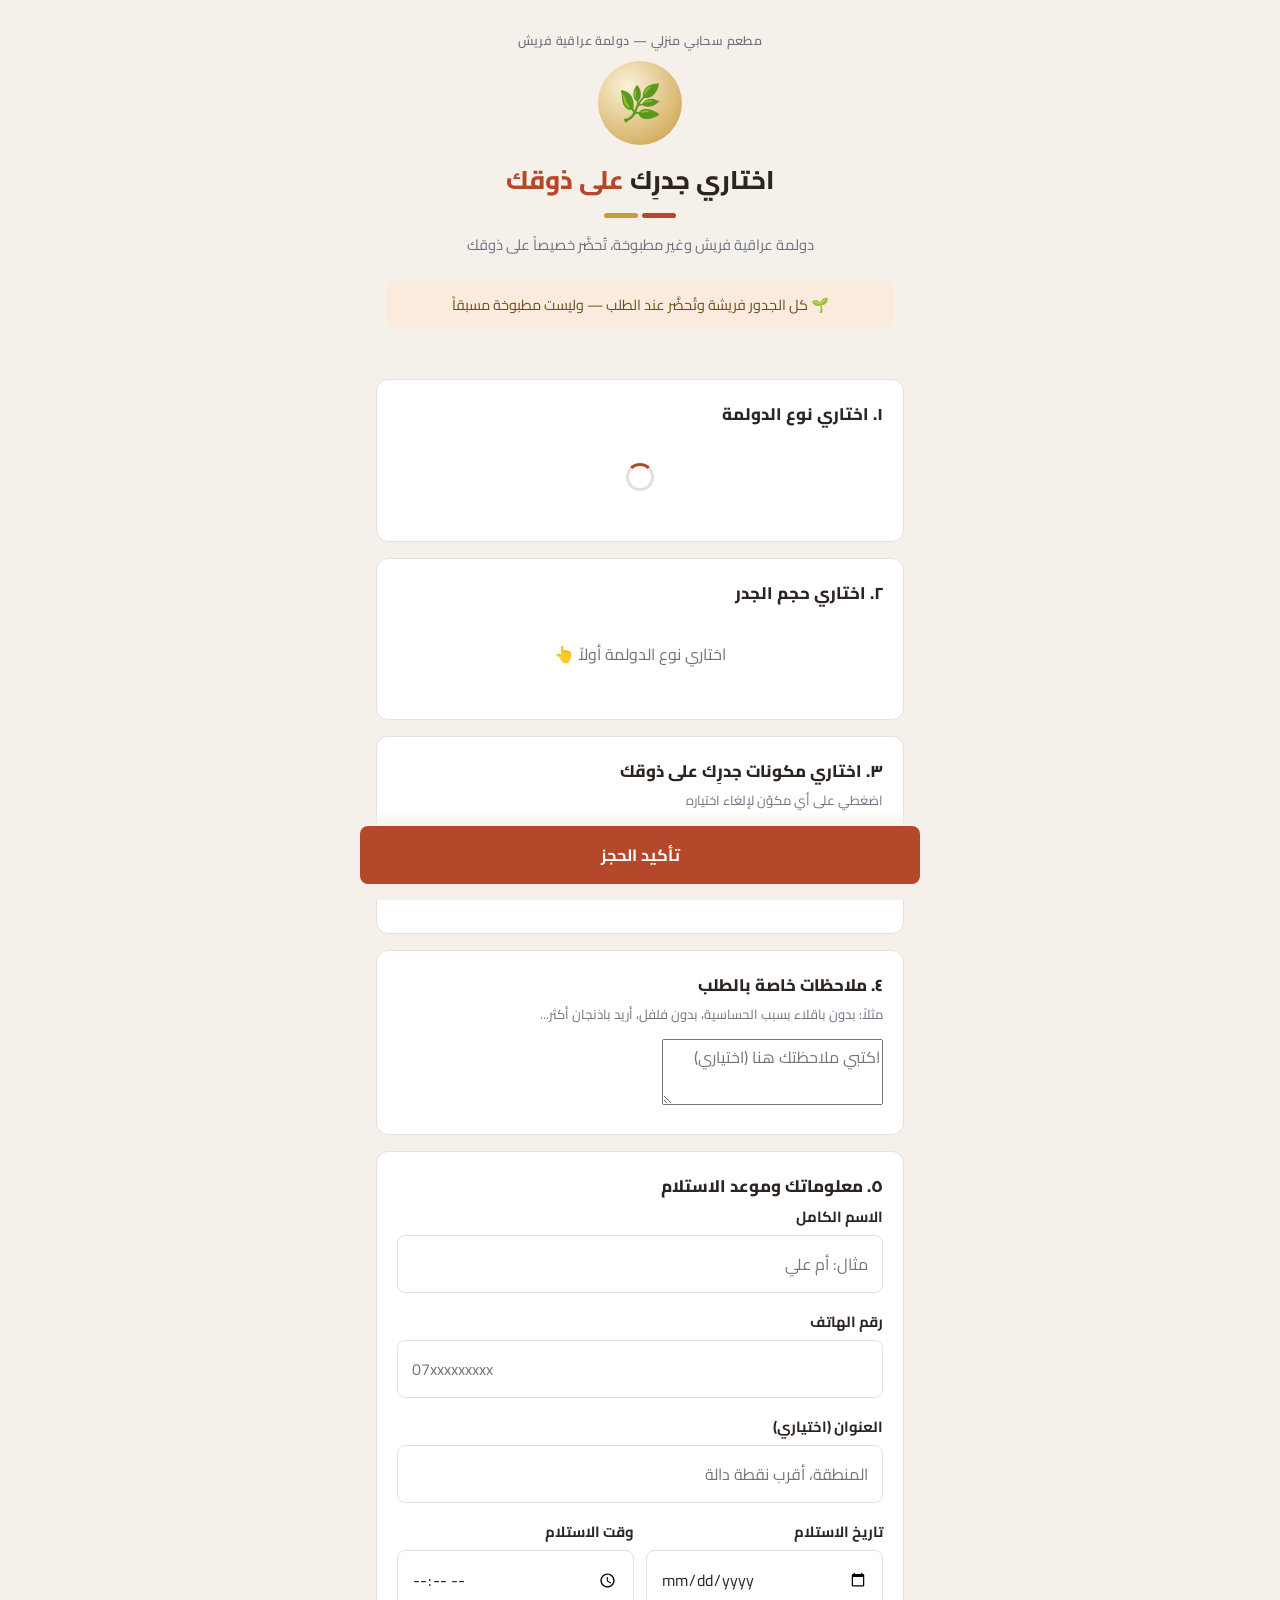
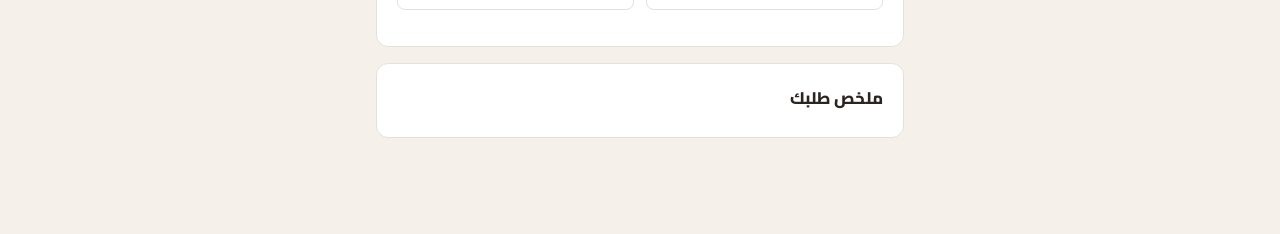
<file: index.html>
<!doctype html>
<html lang="ar" dir="rtl">
<head>
<meta charset="UTF-8" />
<meta name="viewport" content="width=device-width, initial-scale=1, viewport-fit=cover" />
<title>مطعم الدولمة السحابي — دولمة عراقية فريش</title>
<meta name="description" content="اطلبي دولمة عراقية فريش وغير مطبوخة، مخصّصة على ذوقك، من مطعم سحابي منزلي." />
<link rel="preconnect" href="https://fonts.googleapis.com" />
<link rel="preconnect" href="https://fonts.gstatic.com" crossorigin />
<link href="https://fonts.googleapis.com/css2?family=Cairo:wght@400;500;600;700;800&display=swap" rel="stylesheet" />
<link rel="stylesheet" href="css/style.css" />
<link rel="stylesheet" href="css/customer.css" />
</head>
<body>

<div class="container">

  <!-- ============================= صفحة الطلب — كل شيء في مكان واحد ============================= -->
  <div id="order-view">

    <div class="hero">
      <div class="hero-eyebrow">مطعم سحابي منزلي — دولمة عراقية فريش</div>
      <div class="hero-emblem">🌿</div>
      <h1>اختاري جدرِك <span>على ذوقك</span></h1>
      <div class="hero-rule"><span class="r1"></span><span class="r2"></span></div>
      <p>دولمة عراقية فريش وغير مطبوخة، تُحضَّر خصيصاً على ذوقك</p>
      <div class="hero-fresh-note">🌱 كل الجدور فريشة وتُحضَّر عند الطلب — وليست مطبوخة مسبقاً</div>
    </div>

    <div class="card step-card">
      <h2>١. اختاري نوع الدولمة</h2>
      <div class="choice-list" id="types-list"><div class="loading-spinner"></div></div>
    </div>

    <div class="card step-card">
      <h2>٢. اختاري حجم الجدر</h2>
      <div class="choice-list" id="sizes-list">
        <div class="empty-state">اختاري نوع الدولمة أولاً 👆</div>
      </div>
    </div>

    <div class="card step-card">
      <h2>٣. اختاري مكونات جدرِك على ذوقك</h2>
      <p class="hint">اضغطي على أي مكوّن لإلغاء اختياره</p>
      <div id="customize-content">
        <div class="empty-state">اختاري النوع والحجم ليظهر لكِ المكونات</div>
      </div>
    </div>

    <div class="card step-card">
      <h2>٤. ملاحظات خاصة بالطلب</h2>
      <p class="hint">مثلاً: بدون باقلاء بسبب الحساسية، بدون فلفل، أريد باذنجان أكثر...</p>
      <textarea id="notes-textarea" placeholder="اكتبي ملاحظتك هنا (اختياري)"></textarea>
    </div>

    <div class="card step-card">
      <h2>٥. معلوماتك وموعد الاستلام</h2>
      <div class="field">
        <label for="input-name">الاسم الكامل</label>
        <input type="text" id="input-name" placeholder="مثال: أم علي" />
      </div>
      <div class="field">
        <label for="input-phone">رقم الهاتف</label>
        <input type="tel" id="input-phone" placeholder="07xxxxxxxxx" inputmode="tel" />
      </div>
      <div class="field">
        <label for="input-address">العنوان (اختياري)</label>
        <input type="text" id="input-address" placeholder="المنطقة، أقرب نقطة دالة" />
      </div>
      <div class="grid-2">
        <div class="field">
          <label for="input-date">تاريخ الاستلام</label>
          <input type="date" id="input-date" />
        </div>
        <div class="field">
          <label for="input-time">وقت الاستلام</label>
          <input type="time" id="input-time" />
        </div>
      </div>
    </div>

    <div class="card step-card" id="summary-card">
      <h2>ملخص طلبك</h2>
      <div id="summary-content"></div>
    </div>

    <div id="order-error" class="alert alert-danger" style="display:none; margin-bottom:100px;"></div>
  </div>

  <!-- ============================= النجاح ============================= -->
  <div id="success-view" style="display:none;">
    <div class="success-wrap">
      <div class="success-icon">✓</div>
      <h2>تم استلام طلبك بنجاح!</h2>
      <p id="success-message" style="color:var(--color-text-muted);"></p>
      <div class="order-number-box" id="order-number-box"></div>
      <button type="button" class="btn btn-secondary btn-block" id="btn-new-order">إرسال طلب جديد</button>
    </div>
  </div>

</div>

<div class="sticky-footer" id="sticky-cta">
  <div class="container">
    <button type="button" class="btn btn-primary btn-block" id="btn-confirm-order">تأكيد الحجز</button>
  </div>
</div>

<script type="module" src="js/customer/app.js"></script>
</body>
</html>
</file>
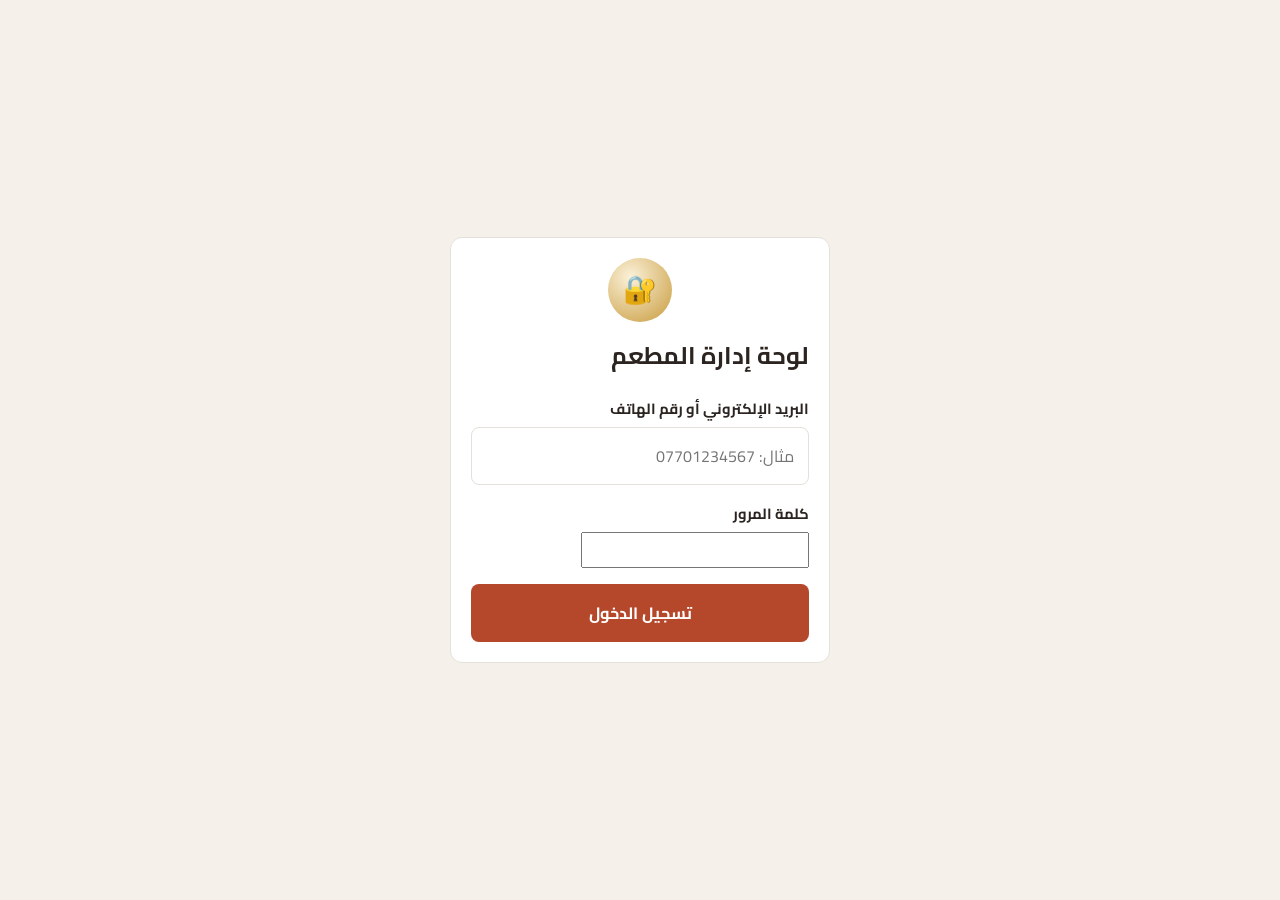
<file: admin/index.html>
<!doctype html>
<html lang="ar" dir="rtl">
<head>
<meta charset="UTF-8" />
<meta name="viewport" content="width=device-width, initial-scale=1" />
<title>لوحة إدارة مطعم الدولمة</title>
<link rel="preconnect" href="https://fonts.googleapis.com" />
<link rel="preconnect" href="https://fonts.gstatic.com" crossorigin />
<link href="https://fonts.googleapis.com/css2?family=Cairo:wght@400;500;600;700;800&display=swap" rel="stylesheet" />
<link rel="stylesheet" href="../css/style.css" />
<link rel="stylesheet" href="../css/admin.css" />
</head>
<body>

<!-- ============================= تسجيل الدخول ============================= -->
<div id="login-view" class="login-wrap">
  <div class="card login-card">
    <div class="login-emblem">🔐</div>
    <h2 style="text-align:center; margin-top:0;">لوحة إدارة المطعم</h2>
    <div class="field">
      <label for="login-email">البريد الإلكتروني أو رقم الهاتف</label>
      <input type="text" id="login-email" autocomplete="username" placeholder="مثال: 07701234567" />
    </div>
    <div class="field">
      <label for="login-password">كلمة المرور</label>
      <input type="password" id="login-password" autocomplete="current-password" />
    </div>
    <div id="login-error" class="error-text" style="display:none;"></div>
    <button type="button" class="btn btn-primary btn-block" id="btn-login">تسجيل الدخول</button>
  </div>
</div>

<!-- ============================= التطبيق ============================= -->
<div id="app-view" style="display:none;">
  <header class="admin-header">
    <div class="admin-header-inner">
      <div class="admin-brand">🌿 لوحة إدارة الدولمة</div>
      <button type="button" class="btn btn-secondary" id="btn-logout">تسجيل الخروج</button>
    </div>
    <nav class="admin-nav" id="admin-nav">
      <button type="button" class="nav-tab active" data-tab="dashboard">الرئيسية</button>
      <button type="button" class="nav-tab" data-tab="orders">الطلبات</button>
      <button type="button" class="nav-tab" data-tab="ingredients">المكونات</button>
      <button type="button" class="nav-tab" data-tab="recipes">الوصفات</button>
      <button type="button" class="nav-tab" data-tab="pricing">الأسعار</button>
      <button type="button" class="nav-tab" data-tab="customers">العملاء</button>
      <button type="button" class="nav-tab" data-tab="reports">التقارير</button>
      <button type="button" class="nav-tab" data-tab="needs">احتياج المكونات</button>
    </nav>
  </header>

  <main class="admin-main">
    <section class="admin-panel active" data-panel="dashboard" id="panel-dashboard"></section>
    <section class="admin-panel" data-panel="orders" id="panel-orders"></section>
    <section class="admin-panel" data-panel="ingredients" id="panel-ingredients"></section>
    <section class="admin-panel" data-panel="recipes" id="panel-recipes"></section>
    <section class="admin-panel" data-panel="pricing" id="panel-pricing"></section>
    <section class="admin-panel" data-panel="customers" id="panel-customers"></section>
    <section class="admin-panel" data-panel="reports" id="panel-reports"></section>
    <section class="admin-panel" data-panel="needs" id="panel-needs"></section>
  </main>
</div>

<script type="module" src="../js/admin/app.js"></script>
</body>
</html>
</file>
<file: css/style.css>
/* =====================================================================
   Dolma Cloud Kitchen — أساسيات التصميم المشتركة
   هوية دافئة، منزلية، عراقية: طوبي + زيتوني + كريمي + لمسة ذهبية
   ===================================================================== */

:root {
  --color-bg: #F5F1EA;
  --color-surface: #FFFFFF;
  --color-surface-alt: #FBEADE;
  --color-text: #2B2420;
  --color-text-muted: #6B7280;
  --color-brick: #B5482B;
  --color-brick-dark: #8F3620;
  --color-brick-soft: #FBEADE;
  --color-olive: #5C6B3F;
  --color-olive-dark: #445030;
  --color-gold: #C89B3C;
  --color-gold-light: #FBF1D9;
  --color-danger: #A63A2B;
  --color-danger-bg: #FBEAE8;
  --color-success: #1B7A4A;
  --color-border: #E4E1DA;

  /* نفس منطق الحواف والمسافات المعتمد في حاسبة الترقية العلمية: بطاقات مسطّحة
     بحدود خفيفة بدل ظل ثقيل، وأزرار/حقول بحواف أصغر */
  --radius-sm: 8px;
  --radius-md: 12px;
  --radius-lg: 16px;
  --shadow-card: none;
  --shadow-pop: 0 10px 30px rgba(43, 36, 32, 0.14);

  --font-base: 'Cairo', Tahoma, 'Noto Kufi Arabic', Arial, sans-serif;
}

* {
  box-sizing: border-box;
}

html, body {
  margin: 0;
  padding: 0;
}

body {
  background: var(--color-bg);
  color: var(--color-text);
  font-family: var(--font-base);
  direction: rtl;
  text-align: right;
  line-height: 1.7;
  -webkit-font-smoothing: antialiased;
  min-height: 100vh;
  font-variant-numeric: tabular-nums;
}

img {
  max-width: 100%;
  display: block;
}

button {
  font-family: inherit;
}

input, textarea, select {
  font-family: inherit;
  font-size: 1rem;
}

a {
  color: inherit;
}

.container {
  max-width: 560px;
  margin: 0 auto;
  padding: 0 16px;
}

.grid-2 {
  display: grid;
  grid-template-columns: 1fr 1fr;
  gap: 12px;
}

@media (max-width: 420px) {
  .grid-2 {
    grid-template-columns: 1fr;
  }
}

/* ---------------------------------------------------------------------
   أزرار
   --------------------------------------------------------------------- */
.btn {
  display: inline-flex;
  align-items: center;
  justify-content: center;
  gap: 8px;
  border: none;
  border-radius: var(--radius-sm);
  padding: 14px 20px;
  font-size: 1.02rem;
  font-weight: 700;
  cursor: pointer;
  transition: transform .08s ease, background .15s ease, border-color .15s ease;
  min-height: 48px;
}

.btn:active {
  transform: scale(0.98);
}

.btn-primary {
  background: var(--color-brick);
  color: #fff;
}

.btn-primary:hover { background: var(--color-brick-dark); }

.btn-secondary {
  background: var(--color-surface);
  color: var(--color-text);
  border: 1.5px solid var(--color-border);
}

.btn-secondary:hover { border-color: var(--color-brick); }

/* أزرار Outline — مطابقة لأسلوب btn-outline في حاسبة الترقية: خلفية بيضاء + حد وخط بلون العلامة */
.btn-outline {
  background: var(--color-surface);
  color: var(--color-brick);
  border: 1.5px solid var(--color-brick);
}

.btn-outline:hover { background: var(--color-brick-soft); }

.btn-block {
  width: 100%;
}

.btn-gold {
  background: var(--color-gold);
  color: #fff;
}

.btn:disabled {
  opacity: 0.5;
  cursor: not-allowed;
}

.btn-back {
  background: transparent;
  color: var(--color-text-muted);
  padding: 8px 4px;
  font-weight: 600;
  min-height: auto;
}

/* ---------------------------------------------------------------------
   بطاقات عامة
   --------------------------------------------------------------------- */
.card {
  background: var(--color-surface);
  border: 1px solid var(--color-border);
  border-radius: var(--radius-md);
  padding: 20px;
}

.card h2, .card h3, .card h4 {
  display: flex;
  align-items: center;
  gap: 10px;
}

.card .hint {
  font-size: 0.82rem;
  color: var(--color-text-muted);
  margin: 4px 0 14px;
}

.badge {
  display: inline-block;
  padding: 2px 10px;
  border-radius: 999px;
  font-size: 0.72rem;
  font-weight: 700;
  white-space: nowrap;
}

.badge-allergen {
  background: var(--color-danger-bg);
  color: var(--color-danger);
}

.badge-gold {
  background: var(--color-gold-light);
  color: #6B4E19;
}

.badge-brick {
  background: var(--color-brick-soft);
  color: var(--color-brick);
}

/* ---------------------------------------------------------------------
   تنبيهات
   --------------------------------------------------------------------- */
.alert {
  border-radius: var(--radius-md);
  padding: 12px 14px;
  font-size: 0.92rem;
  display: flex;
  gap: 10px;
  align-items: flex-start;
}

.alert-warning {
  background: #FFF4DC;
  color: #6B4E19;
  border: 1px solid #E9CB84;
}

.alert-danger {
  background: var(--color-danger-bg);
  color: var(--color-danger);
  border: 1px solid #E9B4AF;
}

/* ---------------------------------------------------------------------
   صفحة الطلب المتصلة (صفحة واحدة، بدون تنقّل بين شاشات)
   --------------------------------------------------------------------- */
.step-card {
  animation: fadeIn .25s ease;
  transition: opacity .2s ease;
  margin-top: 16px;
}

.step-card.is-disabled {
  opacity: 0.55;
  pointer-events: none;
}

.step-card h2 {
  font-size: 1.05rem;
  font-weight: 800;
  margin: 0 0 4px;
}

@keyframes fadeIn {
  from { opacity: 0; transform: translateY(6px); }
  to { opacity: 1; transform: translateY(0); }
}

.step-subtitle {
  color: var(--color-text-muted);
  margin: 0 0 18px;
  font-size: 0.95rem;
}

.sticky-footer {
  position: fixed;
  bottom: 0;
  right: 0;
  left: 0;
  background: linear-gradient(to top, var(--color-bg) 78%, transparent);
  padding: 16px;
  z-index: 20;
}

.sticky-footer .container {
  padding: 0;
}

/* ---------------------------------------------------------------------
   Loading / حالات فارغة
   --------------------------------------------------------------------- */
.loading-spinner {
  width: 28px;
  height: 28px;
  border: 3px solid var(--color-border);
  border-top-color: var(--color-brick);
  border-radius: 50%;
  animation: spin 0.8s linear infinite;
  margin: 30px auto;
}

@keyframes spin {
  to { transform: rotate(360deg); }
}

.empty-state {
  text-align: center;
  color: var(--color-text-muted);
  padding: 30px 10px;
}

.field {
  margin-bottom: 16px;
}

.field label {
  display: block;
  font-weight: 700;
  margin-bottom: 6px;
  font-size: 0.92rem;
}

.field input[type="text"],
.field input[type="tel"],
.field input[type="date"],
.field input[type="time"],
.field textarea {
  width: 100%;
  padding: 13px 14px;
  border-radius: var(--radius-sm);
  border: 1.5px solid var(--color-border);
  background: var(--color-surface);
  color: var(--color-text);
}

.field textarea {
  min-height: 100px;
  resize: vertical;
}

.field input:focus,
.field textarea:focus {
  outline: none;
  border-color: var(--color-brick);
}

.field-hint {
  font-size: 0.8rem;
  color: var(--color-text-muted);
  margin-top: 4px;
}

.error-text {
  color: var(--color-danger);
  font-size: 0.88rem;
  margin-top: 6px;
}
</file>
<file: css/customer.css>
/* =====================================================================
   Dolma Cloud Kitchen — تصميم واجهة الزبون (صفحة واحدة متصلة)
   ===================================================================== */

body {
  padding-bottom: 96px;
}

/* ---------------------------------------------------------------------
   الشاشة الرئيسية
   --------------------------------------------------------------------- */
.hero {
  text-align: center;
  padding: 30px 10px 10px;
}

.hero-eyebrow {
  font-size: 0.78rem;
  letter-spacing: 0.4px;
  color: var(--color-text-muted);
  font-weight: 600;
  margin-bottom: 10px;
}

.hero-emblem {
  width: 84px;
  height: 84px;
  margin: 0 auto 14px;
  border-radius: 50%;
  background: radial-gradient(circle at 35% 30%, var(--color-gold-light), var(--color-gold));
  display: flex;
  align-items: center;
  justify-content: center;
  font-size: 2.2rem;
}

.hero h1 {
  font-size: 1.6rem;
  font-weight: 800;
  margin: 0 0 10px;
  color: var(--color-text);
}

.hero h1 span {
  color: var(--color-brick);
}

.hero-rule {
  display: flex;
  gap: 4px;
  justify-content: center;
  width: 72px;
  margin: 0 auto 14px;
}

.hero-rule span {
  height: 5px;
  border-radius: 3px;
  flex: 1;
}

.hero-rule .r1 { background: var(--color-brick); }
.hero-rule .r2 { background: var(--color-gold); }

.hero p {
  color: var(--color-text-muted);
  margin: 0 0 24px;
  font-size: 0.92rem;
}

.hero-fresh-note {
  background: var(--color-surface-alt);
  border-radius: var(--radius-md);
  padding: 12px 16px;
  font-size: 0.9rem;
  color: #6B4E19;
  margin-bottom: 24px;
}

/* ---------------------------------------------------------------------
   بطاقات اختيار (أنواع / أحجام)
   --------------------------------------------------------------------- */
.choice-list {
  display: flex;
  flex-direction: column;
  gap: 12px;
}

.choice-card {
  display: flex;
  align-items: center;
  gap: 14px;
  background: var(--color-surface);
  border: 1.5px solid var(--color-border);
  border-radius: var(--radius-md);
  padding: 16px;
  cursor: pointer;
  text-align: right;
  width: 100%;
  transition: border-color .15s ease, background .15s ease;
}

.choice-card:hover,
.choice-card:focus-visible {
  border-color: var(--color-brick);
  background: var(--color-brick-soft);
}

.choice-card.selected {
  border-color: var(--color-brick);
  border-width: 2px;
  background: var(--color-brick-soft);
}

.choice-card.selected .choice-arrow {
  color: var(--color-brick);
}

.choice-icon {
  width: 52px;
  height: 52px;
  flex-shrink: 0;
  border-radius: 50%;
  background: var(--color-surface-alt);
  display: flex;
  align-items: center;
  justify-content: center;
  font-size: 1.5rem;
}

.choice-body {
  flex: 1;
}

.choice-body h3 {
  margin: 0 0 4px;
  font-size: 1.05rem;
}

.choice-body p {
  margin: 0;
  color: var(--color-text-muted);
  font-size: 0.86rem;
}

.choice-arrow {
  color: var(--color-text-muted);
  font-size: 1.2rem;
}

/* ---------------------------------------------------------------------
   تخصيص المكونات — Chips كبيرة صديقة للمس
   --------------------------------------------------------------------- */
.ingredient-grid {
  display: grid;
  grid-template-columns: repeat(2, 1fr);
  gap: 10px;
  margin-bottom: 18px;
}

.ingredient-chip {
  position: relative;
  display: flex;
  align-items: center;
  gap: 10px;
  padding: 14px 12px;
  border-radius: var(--radius-md);
  border: 2px solid var(--color-border);
  background: var(--color-surface);
  cursor: pointer;
  user-select: none;
  min-height: 56px;
  transition: all .12s ease;
}

.ingredient-chip .chip-check {
  width: 24px;
  height: 24px;
  border-radius: 50%;
  border: 2px solid var(--color-border);
  display: flex;
  align-items: center;
  justify-content: center;
  flex-shrink: 0;
  font-size: 0.9rem;
  color: transparent;
  background: #fff;
}

.ingredient-chip.selected {
  border-color: var(--color-olive);
  background: #F1F5E9;
}

.ingredient-chip.selected .chip-check {
  background: var(--color-olive);
  border-color: var(--color-olive);
  color: #fff;
}

.ingredient-chip.excluded-look {
  opacity: 0.55;
}

.ingredient-chip .chip-name {
  font-weight: 600;
  font-size: 0.98rem;
}

.ingredient-chip .chip-allergen {
  position: absolute;
  top: -8px;
  left: -6px;
  font-size: 0.68rem;
}

.section-label {
  font-weight: 800;
  margin: 22px 0 10px;
  font-size: 1rem;
}

.core-note {
  color: var(--color-text-muted);
  font-size: 0.85rem;
  background: var(--color-surface-alt);
  border-radius: var(--radius-sm);
  padding: 10px 12px;
  margin-bottom: 16px;
}

.addon-row {
  display: flex;
  align-items: center;
  justify-content: space-between;
  padding: 14px;
  border-radius: var(--radius-md);
  border: 2px solid var(--color-border);
  background: var(--color-surface);
  margin-bottom: 10px;
  cursor: pointer;
}

.addon-row.selected {
  border-color: var(--color-gold);
  background: #FFF8EA;
}

.addon-row .addon-price {
  font-weight: 700;
  color: var(--color-gold);
  font-size: 0.9rem;
}

/* ---------------------------------------------------------------------
   ملخص الطلب
   --------------------------------------------------------------------- */
.summary-block {
  padding-bottom: 14px;
  margin-bottom: 14px;
  border-bottom: 1px dashed var(--color-border);
}

.summary-block:last-of-type {
  border-bottom: none;
  margin-bottom: 0;
  padding-bottom: 0;
}

.summary-block h4 {
  margin: 0 0 8px;
  font-size: 0.95rem;
  color: var(--color-text-muted);
}

.summary-list {
  list-style: none;
  margin: 0;
  padding: 0;
  display: flex;
  flex-direction: column;
  gap: 6px;
}

.summary-list li {
  display: flex;
  align-items: center;
  gap: 8px;
  font-size: 0.95rem;
}

.summary-list li.included::before {
  content: "✓";
  color: var(--color-success);
  font-weight: 800;
}

.summary-list li.excluded::before {
  content: "✗";
  color: var(--color-danger);
  font-weight: 800;
}

.summary-list li.excluded {
  color: var(--color-text-muted);
  text-decoration: line-through;
}

.summary-notes {
  background: var(--color-surface-alt);
  border-radius: var(--radius-sm);
  padding: 10px 12px;
  font-size: 0.9rem;
  white-space: pre-wrap;
}

.price-box {
  display: flex;
  align-items: center;
  justify-content: space-between;
  background: var(--color-text);
  color: #fff;
  border-radius: var(--radius-md);
  padding: 18px 20px;
  margin-top: 6px;
  border-top: 3px solid var(--color-brick);
}

.price-box .price-label {
  font-size: 0.9rem;
  opacity: 0.9;
}

.price-box .price-value {
  font-size: 1.5rem;
  font-weight: 800;
}

.price-box.pending {
  background: var(--color-text);
  border-top-color: var(--color-gold);
}

.price-box.pending .price-value {
  color: var(--color-gold-light);
}

/* ---------------------------------------------------------------------
   شاشة النجاح
   --------------------------------------------------------------------- */
.success-wrap {
  text-align: center;
  padding: 40px 10px;
}

.success-icon {
  width: 88px;
  height: 88px;
  border-radius: 50%;
  background: #E4F3E9;
  color: var(--color-success);
  display: flex;
  align-items: center;
  justify-content: center;
  font-size: 2.4rem;
  margin: 0 auto 18px;
}

.order-number-box {
  background: var(--color-surface);
  border: 2px dashed var(--color-gold);
  border-radius: var(--radius-md);
  padding: 14px;
  font-size: 1.2rem;
  font-weight: 800;
  letter-spacing: 1px;
  margin: 18px 0;
  font-variant-numeric: tabular-nums;
}

@media (max-width: 380px) {
  .ingredient-grid {
    grid-template-columns: 1fr;
  }
}
</file>
<file: css/admin.css>
/* =====================================================================
   Dolma Cloud Kitchen — تصميم لوحة الإدارة
   ===================================================================== */

.login-wrap {
  min-height: 100vh;
  display: flex;
  align-items: center;
  justify-content: center;
  padding: 20px;
}

.login-card {
  width: 100%;
  max-width: 380px;
}

.login-emblem {
  width: 64px;
  height: 64px;
  margin: 0 auto 14px;
  border-radius: 50%;
  background: radial-gradient(circle at 35% 30%, var(--color-gold-light), var(--color-gold));
  display: flex;
  align-items: center;
  justify-content: center;
  font-size: 1.7rem;
}

.admin-header {
  background: var(--color-surface);
  border-bottom: 1px solid var(--color-border);
  position: sticky;
  top: 0;
  z-index: 10;
}

.admin-header-inner {
  max-width: 1100px;
  margin: 0 auto;
  display: flex;
  align-items: center;
  justify-content: space-between;
  padding: 12px 20px;
}

.admin-brand {
  font-weight: 800;
  font-size: 1.1rem;
  color: var(--color-brick-dark);
}

.admin-nav {
  max-width: 1100px;
  margin: 0 auto;
  display: flex;
  gap: 4px;
  padding: 0 20px 10px;
  overflow-x: auto;
}

.nav-tab {
  background: var(--color-surface);
  border: 1.5px solid var(--color-border);
  padding: 8px 14px;
  border-radius: 999px;
  font-weight: 600;
  color: var(--color-text-muted);
  cursor: pointer;
  white-space: nowrap;
  font-size: 0.88rem;
  transition: border-color .15s ease, background .15s ease, color .15s ease;
}

.nav-tab:hover {
  border-color: var(--color-brick);
}

.nav-tab.active {
  background: var(--color-brick);
  border-color: var(--color-brick);
  color: #fff;
}

.admin-main {
  max-width: 1100px;
  margin: 0 auto;
  padding: 20px;
}

.admin-panel {
  display: none;
}

.admin-panel.active {
  display: block;
}

.panel-title {
  font-size: 1.35rem;
  font-weight: 800;
  margin: 0 0 16px;
}

/* ---------------------------------------------------------------------
   بطاقات إحصائية
   --------------------------------------------------------------------- */
.stat-grid {
  display: grid;
  grid-template-columns: repeat(auto-fit, minmax(150px, 1fr));
  gap: 12px;
  margin-bottom: 24px;
}

.stat-card {
  background: var(--color-surface);
  border: 1px solid var(--color-border);
  border-radius: var(--radius-md);
  padding: 16px;
}

.stat-card .stat-label {
  font-size: 0.82rem;
  color: var(--color-text-muted);
  margin-bottom: 6px;
}

.stat-card .stat-value {
  font-size: 1.35rem;
  font-weight: 800;
  color: var(--color-brick-dark);
}

/* ---------------------------------------------------------------------
   جداول
   --------------------------------------------------------------------- */
.table-wrap {
  overflow-x: auto;
  background: var(--color-surface);
  border: 1px solid var(--color-border);
  border-radius: var(--radius-md);
}

table.data-table {
  width: 100%;
  border-collapse: collapse;
  font-size: 0.9rem;
  min-width: 640px;
}

table.data-table th {
  background: var(--color-surface-alt);
  padding: 10px 12px;
  text-align: right;
  font-size: 0.82rem;
  color: var(--color-text-muted);
  white-space: nowrap;
}

table.data-table td {
  padding: 10px 12px;
  border-top: 1px solid var(--color-border);
  vertical-align: middle;
}

table.data-table tr:hover td {
  background: #FBF8F1;
}

.status-pill {
  display: inline-block;
  padding: 4px 10px;
  border-radius: 999px;
  font-size: 0.78rem;
  font-weight: 700;
  white-space: nowrap;
}

.status-جديد { background: #E7EEFB; color: #2A4C9B; }
.status-تم-التأكيد { background: #E6F3EA; color: #2E7D4F; }
.status-قيد-التحضير { background: #FFF4DC; color: #6B4E19; }
.status-جاهز { background: #F0DDA6; color: #6B4E19; }
.status-تم-التسليم { background: #E4F3E9; color: #2E7D4F; }
.status-ملغي { background: var(--color-danger-bg); color: var(--color-danger); }

/* ---------------------------------------------------------------------
   نماذج الإدارة (مكونات/وصفات)
   --------------------------------------------------------------------- */
.admin-form-grid {
  display: grid;
  grid-template-columns: repeat(auto-fit, minmax(160px, 1fr));
  gap: 12px;
}

.toolbar {
  display: flex;
  flex-wrap: wrap;
  gap: 10px;
  align-items: center;
  margin-bottom: 16px;
}

.toolbar .btn {
  min-height: 40px;
  padding: 9px 16px;
}

.pill-toggle {
  display: inline-flex;
  align-items: center;
  gap: 6px;
  cursor: pointer;
  font-size: 0.88rem;
  user-select: none;
}

.mini-input {
  width: 90px;
  padding: 8px 10px;
  border-radius: var(--radius-sm);
  border: 1.5px solid var(--color-border);
  font-size: 0.88rem;
}

.select-input {
  padding: 8px 10px;
  border-radius: var(--radius-sm);
  border: 1.5px solid var(--color-border);
  background: var(--color-surface);
  color: var(--color-text);
  font-size: 0.88rem;
}

/* زر مصغّر لاستخدامه داخل صفوف الجداول — بدل الزر الكبير الافتراضي المزدحم */
.btn-sm {
  min-height: 34px;
  padding: 6px 12px;
  font-size: 0.82rem;
  border-radius: var(--radius-sm);
}

.expand-row td {
  background: #FCFAF4 !important;
  padding: 16px !important;
}

.detail-line {
  font-size: 0.86rem;
  margin-bottom: 4px;
}

.allergen-flag {
  color: var(--color-danger);
  font-weight: 700;
}

/* ---------------------------------------------------------------------
   استجابة الموبايل — الجداول تتحول إلى بطاقات مكدّسة بدل التمرير الأفقي
   --------------------------------------------------------------------- */
@media (max-width: 720px) {
  .admin-header-inner { padding: 10px 14px; flex-wrap: wrap; gap: 8px; }
  .admin-brand { font-size: 1rem; }
  .admin-nav { padding: 0 14px 10px; }
  .admin-main { padding: 14px; }
  .toolbar { gap: 8px; }
  .stat-grid { grid-template-columns: repeat(2, 1fr); }

  .table-wrap {
    overflow-x: visible;
    background: transparent;
    border: none;
  }

  table.data-table {
    min-width: 0;
    width: 100%;
  }

  table.data-table thead {
    display: none;
  }

  table.data-table, table.data-table tbody, table.data-table tr {
    display: block;
    width: 100%;
  }

  table.data-table tr {
    background: var(--color-surface);
    border: 1px solid var(--color-border);
    border-radius: var(--radius-md);
    padding: 4px 12px;
    margin-bottom: 10px;
  }

  table.data-table tr.expand-row {
    border: none;
    background: transparent;
    padding: 0;
    margin: -8px 0 12px;
  }

  table.data-table tr.expand-row td {
    border: none;
    padding: 0;
  }

  table.data-table td {
    display: block;
    padding: 9px 0;
    border-top: none;
    border-bottom: 1px dashed var(--color-border);
  }

  table.data-table td:last-child {
    border-bottom: none;
  }

  table.data-table td[data-label]::before {
    content: attr(data-label);
    display: block;
    font-weight: 700;
    font-size: 0.7rem;
    color: var(--color-text-muted);
    margin-bottom: 4px;
  }

  table.data-table td .select-input,
  table.data-table td .mini-input {
    width: 100%;
  }
}
</file>
